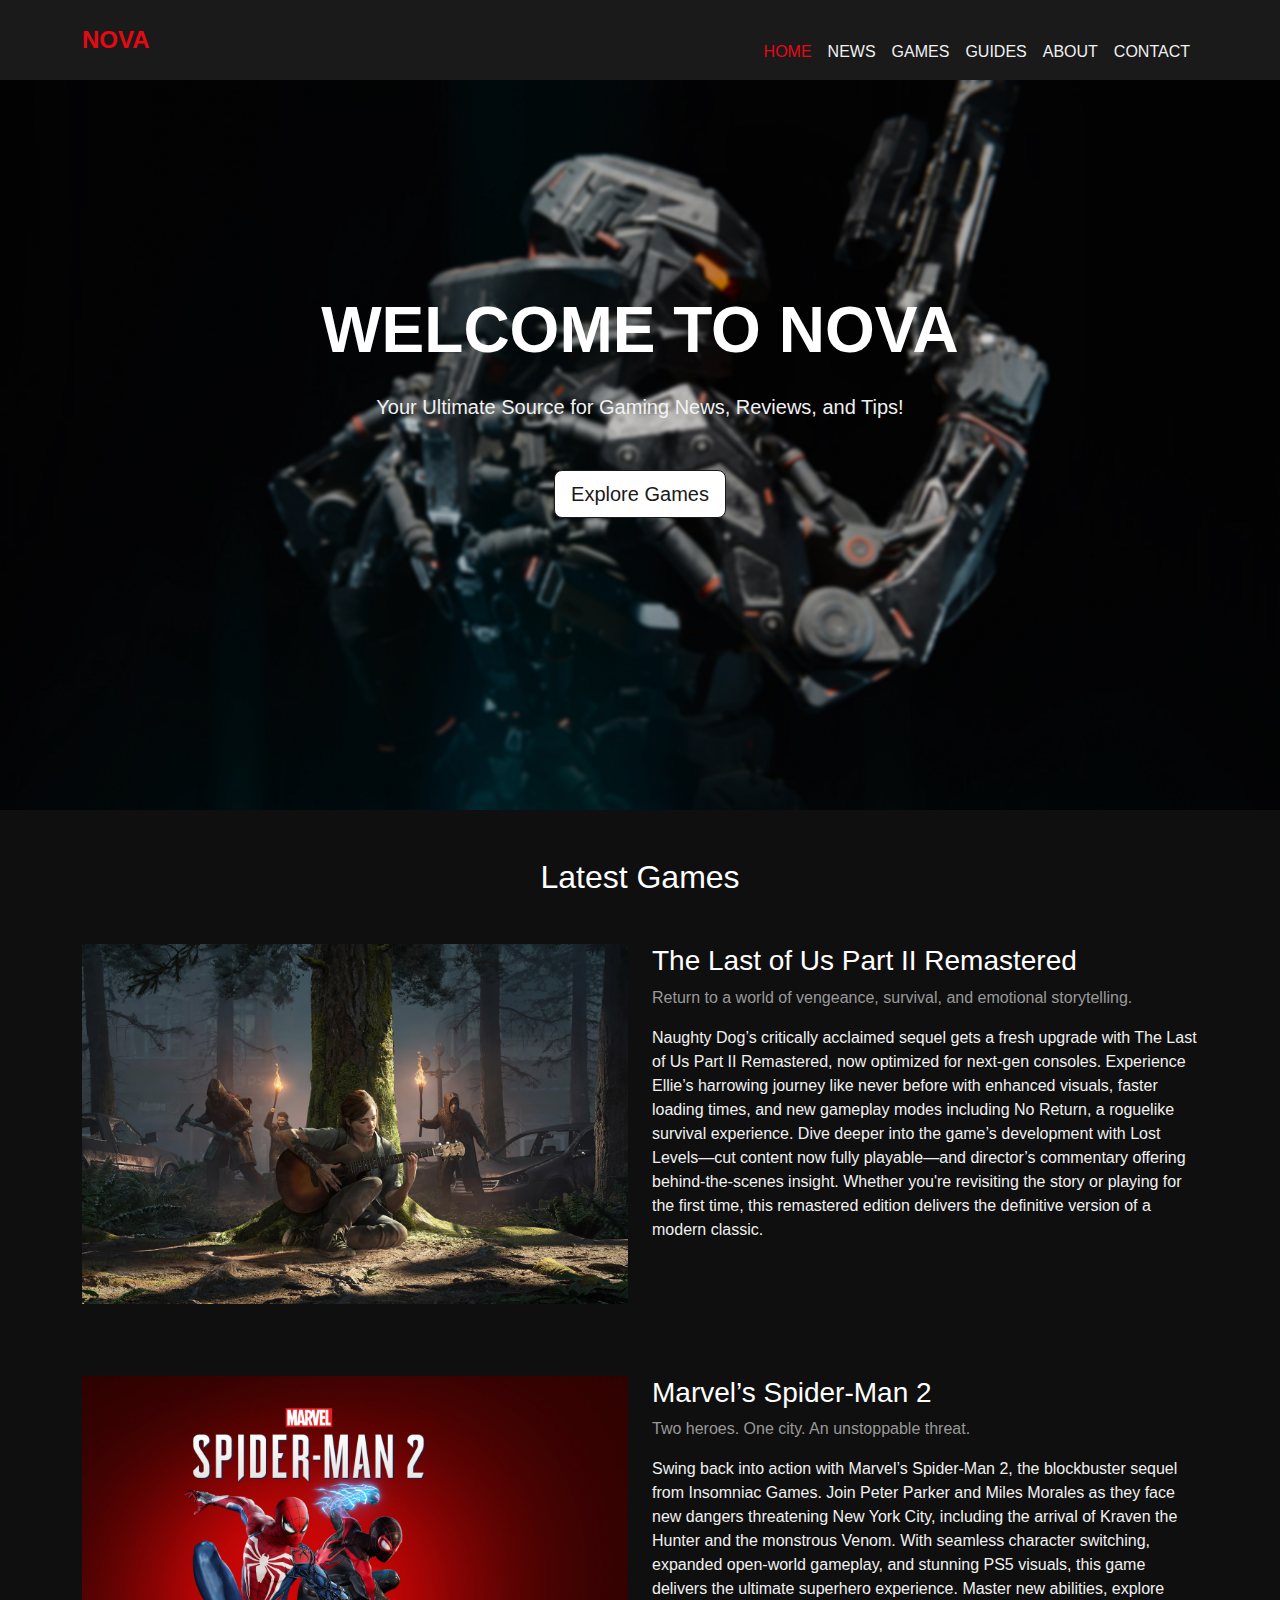
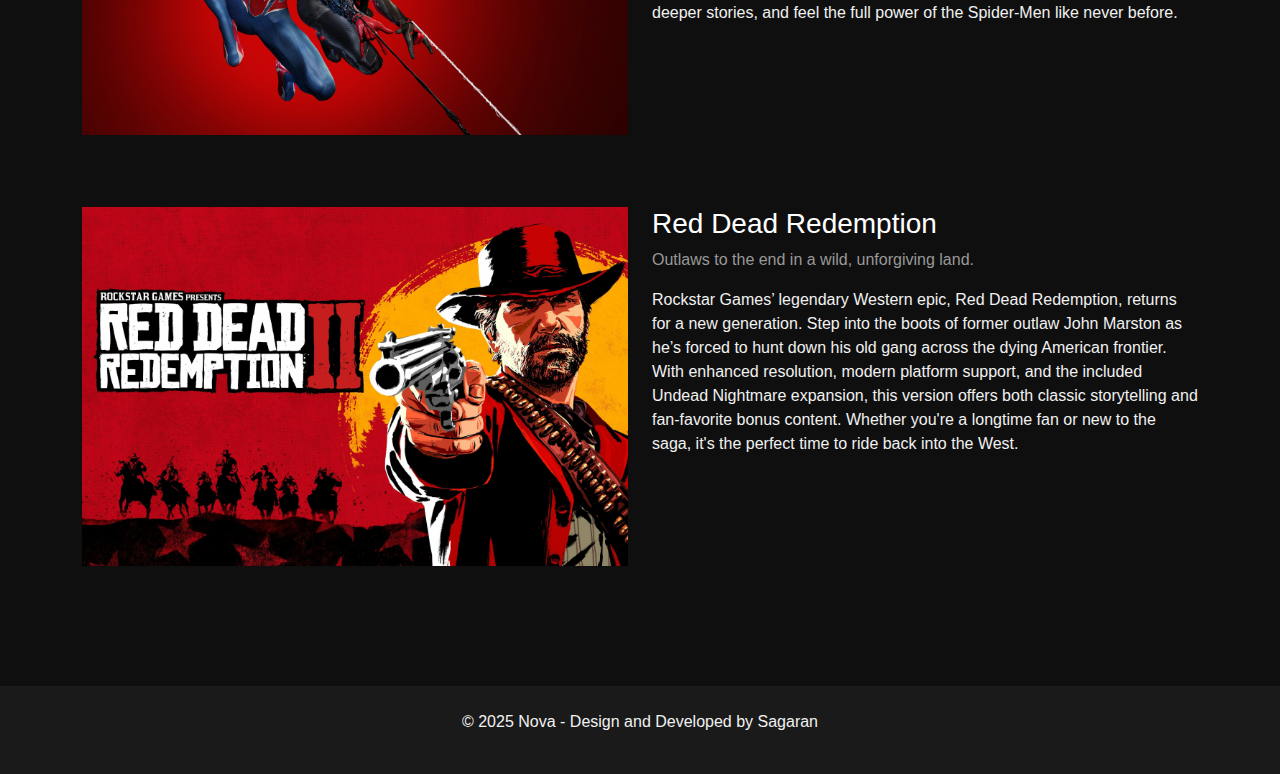
<file: index.html>
<!DOCTYPE html>
<html lang="en">

<head>
    <meta charset="UTF-8">
    <meta name="viewport" content="width=device-width, initial-scale=1.0">
    <title>NOVA - Home</title>
    <link rel="stylesheet" href="./assets/vendor/bootstrap/css/bootstrap.min.css">
    <link rel="stylesheet" href="./assets/css/style.css">
</head>

<body>
    <!-- Navbar Section -->
    <nav class="navbar navbar-expand-lg navbar-dark bg-dark fixed-top">
        <div class="container">
            <a class="navbar-brand fw-bold fs-4 text-uppercase" href="./index.html">Nova</a>
            <button class="navbar-toggler" type="button" data-bs-toggle="collapse" data-bs-target="#navbarNav"
                aria-controls="navbarNav" aria-expanded="false" aria-label="Toggle navigation">
                <span class="navbar-toggler-icon"></span>
            </button>
            <div class="collapse navbar-collapse mt-4" id="navbarNav">
                <ul class="navbar-nav ms-auto text-uppercase text-center">
                    <li class="nav-item active">
                        <a class="nav-link" href="./index.html">Home</a>
                    </li>
                    <li class="nav-item">
                        <a class="nav-link" href="./news.html">News</a>
                    </li>
                    <li class="nav-item">
                        <a class="nav-link" href="./games.html">Games</a>
                    </li>
                    <li class="nav-item">
                        <a class="nav-link" href="./guides.html">Guides</a>
                    </li>
                    <li class="nav-item">
                        <a class="nav-link" href="./about.html">About</a>
                    </li>
                    <li class="nav-item">
                        <a class="nav-link" href="./contact.html">Contact</a>
                    </li>
                </ul>
            </div>
        </div>
    </nav>

    <!-- Hero Section -->
    <header class="hero hero-bg text-white text-center py-5" style="background-image: url('./assets/images/banner/banner-03-alt.jpg');">
        <div class="container">
            <h1 class="display-3 mb-4 fw-bold text-uppercase">Welcome to Nova</h1>
            <p class="lead mb-5">Your Ultimate Source for Gaming News, Reviews, and Tips!</p>
            <a href="#latest-games" class="btn btn-light btn-lg">Explore Games</a>
        </div>
    </header>

    <!-- Latest Games Section -->
    <section id="latest-games" class="py-5">
        <div class="container">
            <h2 class="text-center mb-5">Latest Games</h2>
            <div class="row mb-5">
                <div class="col-md-6"><img class="img-fluid w-100 mb-4"
                        src="./assets/images/games/the_last_of_us_II/the_last_of_us_II-01.jpg" alt=""></div>
                <div class="col-md-6">
                    <h3>The Last of Us Part II Remastered</h3>
                    <p class="text-muted">Return to a world of vengeance, survival, and emotional storytelling.</p>
                    <p>Naughty Dog’s critically acclaimed sequel gets a fresh upgrade with The Last of Us Part II
                        Remastered, now optimized for next-gen consoles. Experience Ellie’s harrowing journey like never
                        before with enhanced visuals, faster loading times, and new gameplay modes including No Return,
                        a roguelike survival experience. Dive deeper into the game’s development with Lost Levels—cut
                        content now fully playable—and director’s commentary offering behind-the-scenes insight. Whether
                        you're revisiting the story or playing for the first time, this remastered edition delivers the
                        definitive version of a modern classic.</p>

                </div>
            </div>
            <div class="row mb-5">
                <div class="col-md-6"><img class="img-fluid w-100 mb-4" src="./assets/images/games/spider_man_II/spider_man_II-01.jpg" alt=""></div>
                <div class="col-md-6">
                    <h3>Marvel’s Spider-Man 2</h3>
                    <p class="text-muted">Two heroes. One city. An unstoppable threat.</p>
                    <p>Swing back into action with Marvel’s Spider-Man 2, the blockbuster sequel from Insomniac Games.
                        Join Peter Parker and Miles Morales as they face new dangers threatening New York City,
                        including the arrival of Kraven the Hunter and the monstrous Venom. With seamless character
                        switching, expanded open-world gameplay, and stunning PS5 visuals, this game delivers the
                        ultimate superhero experience. Master new abilities, explore deeper stories, and feel the full
                        power of the Spider-Men like never before.

                    </p>

                </div>
            </div>
            <div class="row mb-5">
                <div class="col-md-6"><img class="img-fluid w-100 mb-4" src="./assets/images/games/red_dead_redemption/red_dead_redemption-02.jpg" alt="">
                </div>
                <div class="col-md-6">
                    <h3>Red Dead Redemption</h3>
                    <p class="text-muted">Outlaws to the end in a wild, unforgiving land.</p>
                    <p>Rockstar Games’ legendary Western epic, Red Dead Redemption, returns for a new generation. Step
                        into the boots of former outlaw John Marston as he’s forced to hunt down his old gang across the
                        dying American frontier. With enhanced resolution, modern platform support, and the included
                        Undead Nightmare expansion, this version offers both classic storytelling and fan-favorite bonus
                        content. Whether you're a longtime fan or new to the saga, it's the perfect time to ride back
                        into the West.</p>

                </div>
            </div>
        </div>
    </section>


    <!-- Footer Section -->
    <footer class="bg-dark text-white py-4">
        <div class="container text-center">
            <p>&copy; 2025 Nova - Design and Developed by Sagaran</p>
        </div>
    </footer>

    <script src="./assets/vendor/bootstrap/js/bootstrap.bundle.min.js"></script>
</body>

</html>
</file>
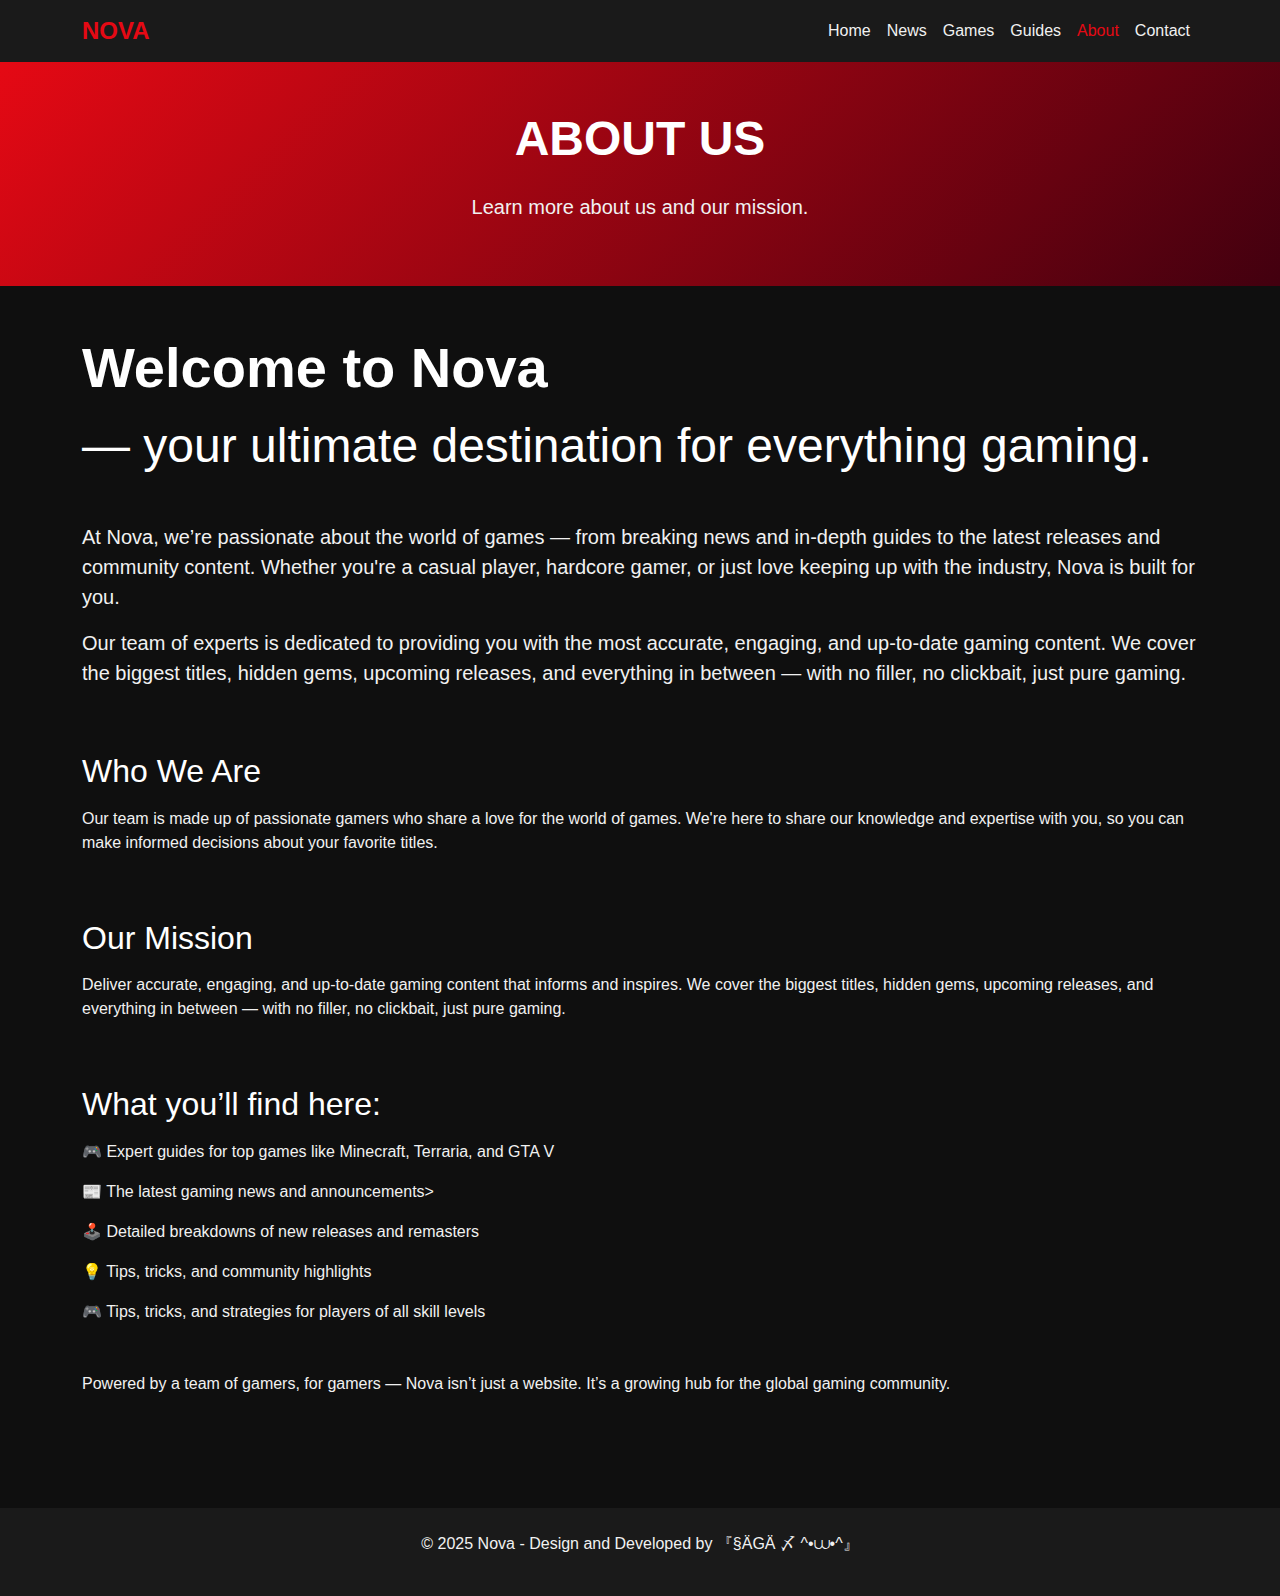
<file: about.html>
<!DOCTYPE html>
<html lang="en">

<head>
    <meta charset="UTF-8">
    <meta name="viewport" content="width=device-width, initial-scale=1.0">
    <title>NOVA - About</title>
    <link rel="stylesheet" href="./assets/vendor/bootstrap/css/bootstrap.min.css">
    <link rel="stylesheet" href="./assets/css/style.css">
</head>

<body>
    <!-- Navbar Section -->
    <nav class="navbar navbar-expand-lg navbar-dark bg-dark">
        <div class="container">
            <a class="navbar-brand fw-bold fs-4 text-uppercase" href="./index.html">Nova</a>
            <button class="navbar-toggler" type="button" data-toggle="collapse" data-target="#navbarNav"
                aria-controls="navbarNav" aria-expanded="false" aria-label="Toggle navigation">
                <span class="navbar-toggler-icon"></span>
            </button>
            <div class="collapse navbar-collapse" id="navbarNav">
                <ul class="navbar-nav ms-auto">
                    <li class="nav-item">
                        <a class="nav-link" href="./index.html">Home</a>
                    </li>
                    <li class="nav-item">
                        <a class="nav-link" href="./news.html">News</a>
                    </li>
                    <li class="nav-item">
                        <a class="nav-link" href="./games.html">Games</a>
                    </li>
                    <li class="nav-item">
                        <a class="nav-link" href="./guides.html">Guides</a>
                    </li>
                    <li class="nav-item active">
                        <a class="nav-link" href="./about.html">About</a>
                    </li>
                    <li class="nav-item">
                        <a class="nav-link" href="./contact.html">Contact</a>
                    </li>
                </ul>
            </div>
        </div>
    </nav>

    <!-- Hero Section -->
    <header class="hero bg-gradient text-white text-center py-5">
        <div class="container">
            <h1 class="display-5 mb-4 fw-bold text-uppercase">About Us</h1>
            <p class="lead">Learn more about us and our mission.</p>
        </div>
    </header>

    <!-- Latest Games Section -->
    <section id="latest-games" class="py-5">
        <div class="container">
            <div class="row mb-5">
                <div class="col-md-12">
                    <h2 class="mb-3 display-4 fw-bold">Welcome to Nova </h2>
                    <h3 class="mb-5 display-5">— your ultimate destination for everything gaming.</h3>
                    <p class="lead">At Nova, we’re passionate about the world of games — from breaking news and in-depth guides to
                        the latest releases and community content. Whether you're a casual player, hardcore gamer, or
                        just love keeping up with the industry, Nova is built for you.
                    </p>
                    <p class="lead">Our team of experts is dedicated to providing you with the most accurate, engaging, and
                        up-to-date gaming content. We cover the biggest titles, hidden gems, upcoming releases, and
                        everything in between — with no filler, no clickbait, just pure gaming.
                    </p>
                </div>
            </div>

            <div class="row mb-5">
                <div class="col-md-12">
                    <h2 class="mb-3">Who We Are</h2>
                    <p>Our team is made up of passionate gamers who share a love for the world of games. We're here to share
                        our knowledge and expertise with you, so you can make informed decisions about your favorite
                        titles.
                    </p>
                </div>
            </div>

            <div class="row mb-5">
                <div class="col-md-12">
                    <h2 class="mb-3">Our Mission</h2>
                    <p>Deliver accurate, engaging, and up-to-date gaming content that informs and inspires. We cover the
                        biggest titles, hidden gems, upcoming releases, and everything in between — with no filler, no
                        clickbait, just pure gaming.
                    </p>
                </div>
            </div>

            <div class="row mb-5">
                <div class="col-md-12">
                    <h2 class="mb-3">What you’ll find here:</h2>
                    <ul class="list-unstyled mb-5">
                        <li class="mb-3">🎮 Expert guides for top games like Minecraft, Terraria, and GTA V</li>
                        <li class="mb-3">📰 The latest gaming news and announcements></li>
                        <li class="mb-3">🕹️ Detailed breakdowns of new releases and remasters</li>
                        <li class="mb-3">💡 Tips, tricks, and community highlights</li>
                        <li class="mb-3">🎮 Tips, tricks, and strategies for players of all skill levels</li>
                    </ul>
                    <p>Powered by a team of gamers, for gamers — Nova isn’t just a website. It’s a growing hub for the
                        global gaming community. </p>
                </div>
            </div>
        </div>
    </section>

    <!-- Footer Section -->
    <footer class="bg-dark text-white py-4">
        <div class="container text-center">
            <p>&copy; 2025 Nova - Design and Developed by 『§ÄGÄ 〆 ^•⩊•^』</p>
        </div>
    </footer>

    <script src="./assets/vendor/bootstrap/js/bootstrap.bundle.min.js"></script>
</body>

</html>
</file>
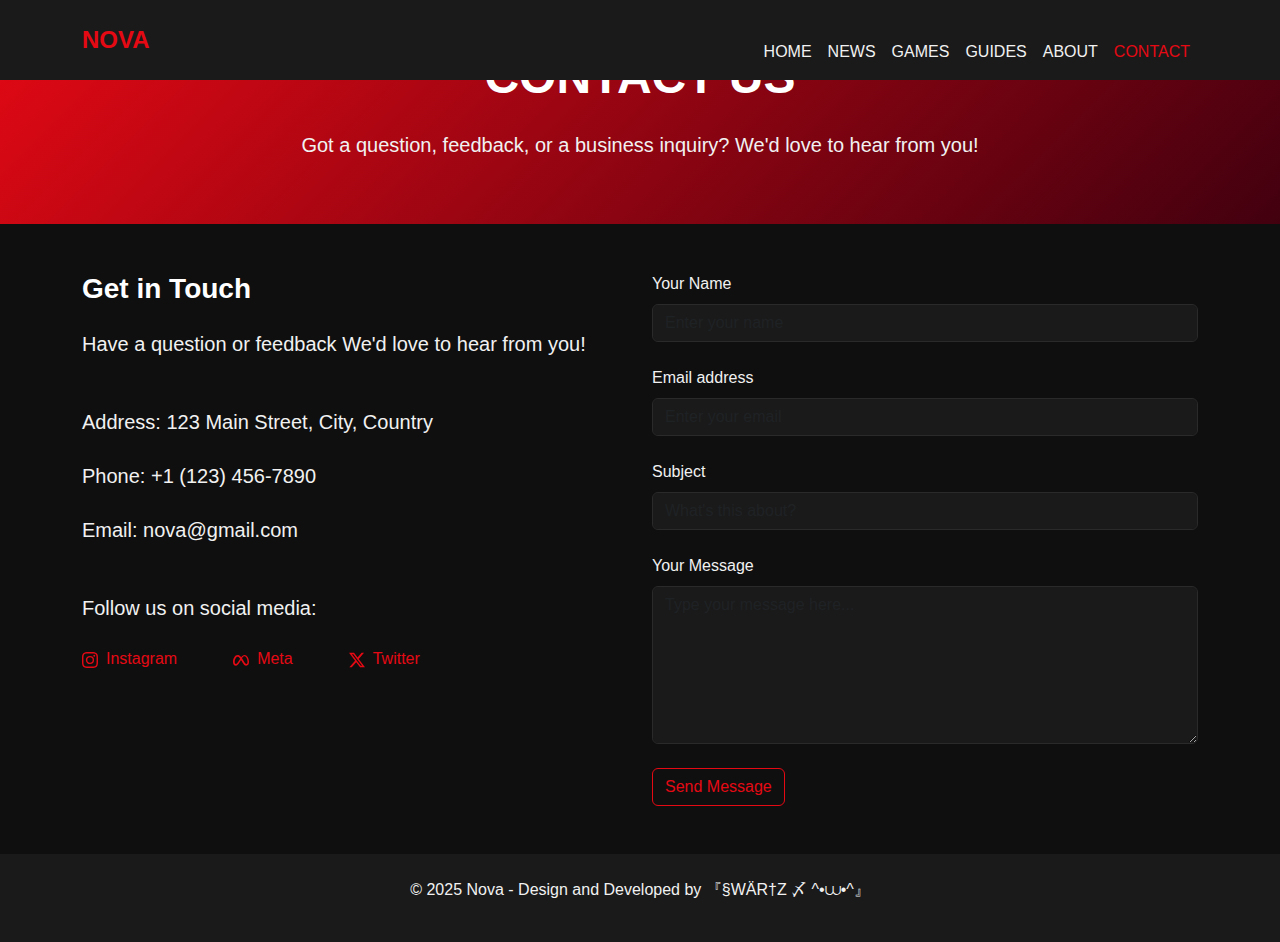
<file: contact.html>
<!DOCTYPE html>
<html lang="en">

<head>
    <meta charset="UTF-8" />
    <meta name="viewport" content="width=device-width, initial-scale=1.0" />
    <title>NOVA - Contact</title>
    <link rel="stylesheet" href="./assets/vendor/bootstrap/css/bootstrap.min.css" />
    <link rel="stylesheet" href="./assets/css/style.css" />
</head>

<body>
    <!-- Navbar Section -->
    <nav class="navbar navbar-expand-lg navbar-dark bg-dark fixed-top">
        <div class="container">
            <a class="navbar-brand fw-bold fs-4 text-uppercase" href="./index.html">Nova</a>
            <button class="navbar-toggler" type="button" data-bs-toggle="collapse" data-bs-target="#navbarNav"
                aria-controls="navbarNav" aria-expanded="false" aria-label="Toggle navigation">
                <span class="navbar-toggler-icon"></span>
            </button>
            <div class="collapse navbar-collapse mt-4" id="navbarNav">
                <ul class="navbar-nav ms-auto text-uppercase text-center">
                    <li class="nav-item">
                        <a class="nav-link" href="./index.html">Home</a>
                    </li>
                    <li class="nav-item">
                        <a class="nav-link" href="./news.html">News</a>
                    </li>
                    <li class="nav-item">
                        <a class="nav-link" href="./games.html">Games</a>
                    </li>
                    <li class="nav-item">
                        <a class="nav-link" href="./guides.html">Guides</a>
                    </li>
                    <li class="nav-item">
                        <a class="nav-link" href="./about.html">About</a>
                    </li>
                    <li class="nav-item active">
                        <a class="nav-link" href="./contact.html">Contact</a>
                    </li>
                </ul>
            </div>
        </div>
    </nav>

    <!-- Contact Header -->
    <header class="hero bg-gradient text-white text-center py-5">
        <div class="container">
            <h1 class="display-5 mb-4 fw-bold text-uppercase">Contact Us</h1>
            <p class="lead">Got a question, feedback, or a business inquiry? We'd love to hear from you!</p>
        </div>
    </header>

    <!-- Contact Form Section -->
    <section class="py-5">
        <div class="container">
            <div class="row justify-content-center">
                <div class="col-md-6 mb-5">
                    <h3 class="mb-4 fw-bold">Get in Touch</h3>
                    <p class="mb-5 lead">Have a question or feedback We'd love to hear from you!</p>
                    <p class="mb-4 lead">Address: 123 Main Street, City, Country</p>
                    <p class="mb-4 lead">Phone: +1 (123) 456-7890</p>
                    <p class="mb-5 lead">Email: nova@gmail.com</p>
                    <p class="mb-4 lead">Follow us on social media:</p>
                    <ul class="list-inline d-flex gap-5 flex-wrap">
                        <li class="list-inline-item">
                            <a class="social-link d-flex" href="#">
                                <span class="social-icon me-2"><svg xmlns="http://www.w3.org/2000/svg" width="16"
                                        height="16" fill="currentColor" class="bi bi-instagram" viewBox="0 0 16 16">
                                        <path
                                            d="M8 0C5.829 0 5.556.01 4.703.048 3.85.088 3.269.222 2.76.42a3.9 3.9 0 0 0-1.417.923A3.9 3.9 0 0 0 .42 2.76C.222 3.268.087 3.85.048 4.7.01 5.555 0 5.827 0 8.001c0 2.172.01 2.444.048 3.297.04.852.174 1.433.372 1.942.205.526.478.972.923 1.417.444.445.89.719 1.416.923.51.198 1.09.333 1.942.372C5.555 15.99 5.827 16 8 16s2.444-.01 3.298-.048c.851-.04 1.434-.174 1.943-.372a3.9 3.9 0 0 0 1.416-.923c.445-.445.718-.891.923-1.417.197-.509.332-1.09.372-1.942C15.99 10.445 16 10.173 16 8s-.01-2.445-.048-3.299c-.04-.851-.175-1.433-.372-1.941a3.9 3.9 0 0 0-.923-1.417A3.9 3.9 0 0 0 13.24.42c-.51-.198-1.092-.333-1.943-.372C10.443.01 10.172 0 7.998 0zm-.717 1.442h.718c2.136 0 2.389.007 3.232.046.78.035 1.204.166 1.486.275.373.145.64.319.92.599s.453.546.598.92c.11.281.24.705.275 1.485.039.843.047 1.096.047 3.231s-.008 2.389-.047 3.232c-.035.78-.166 1.203-.275 1.485a2.5 2.5 0 0 1-.599.919c-.28.28-.546.453-.92.598-.28.11-.704.24-1.485.276-.843.038-1.096.047-3.232.047s-2.39-.009-3.233-.047c-.78-.036-1.203-.166-1.485-.276a2.5 2.5 0 0 1-.92-.598 2.5 2.5 0 0 1-.6-.92c-.109-.281-.24-.705-.275-1.485-.038-.843-.046-1.096-.046-3.233s.008-2.388.046-3.231c.036-.78.166-1.204.276-1.486.145-.373.319-.64.599-.92s.546-.453.92-.598c.282-.11.705-.24 1.485-.276.738-.034 1.024-.044 2.515-.045zm4.988 1.328a.96.96 0 1 0 0 1.92.96.96 0 0 0 0-1.92m-4.27 1.122a4.109 4.109 0 1 0 0 8.217 4.109 4.109 0 0 0 0-8.217m0 1.441a2.667 2.667 0 1 1 0 5.334 2.667 2.667 0 0 1 0-5.334" />
                                    </svg>
                                </span>
                                <span class="social-text">Instagram</span>
                            </a>
                        </li>
                        <li class="list-inline-item">
                            <a class="social-link d-flex" href="#">
                                <span class="social-icon me-2">
                                    <svg xmlns="http://www.w3.org/2000/svg" width="16" height="16" fill="currentColor"
                                        class="bi bi-meta" viewBox="0 0 16 16">
                                        <path fill-rule="evenodd"
                                            d="M8.217 5.243C9.145 3.988 10.171 3 11.483 3 13.96 3 16 6.153 16.001 9.907c0 2.29-.986 3.725-2.757 3.725-1.543 0-2.395-.866-3.924-3.424l-.667-1.123-.118-.197a55 55 0 0 0-.53-.877l-1.178 2.08c-1.673 2.925-2.615 3.541-3.923 3.541C1.086 13.632 0 12.217 0 9.973 0 6.388 1.995 3 4.598 3q.477-.001.924.122c.31.086.611.22.913.407.577.359 1.154.915 1.782 1.714m1.516 2.224q-.378-.614-.727-1.133L9 6.326c.845-1.305 1.543-1.954 2.372-1.954 1.723 0 3.102 2.537 3.102 5.653 0 1.188-.39 1.877-1.195 1.877-.773 0-1.142-.51-2.61-2.87zM4.846 4.756c.725.1 1.385.634 2.34 2.001A212 212 0 0 0 5.551 9.3c-1.357 2.126-1.826 2.603-2.581 2.603-.777 0-1.24-.682-1.24-1.9 0-2.602 1.298-5.264 2.846-5.264q.136 0 .27.018Z" />
                                    </svg>
                                </span>
                                <span class="social-text">Meta</span>
                            </a>
                        </li>
                        <li class="list-inline-item">
                            <a class="social-link d-flex" href="#">
                                <span class="social-icon me-2">
                                    <svg xmlns="http://www.w3.org/2000/svg" width="16" height="16" fill="currentColor"
                                        class="bi bi-twitter-x" viewBox="0 0 16 16">
                                        <path
                                            d="M12.6.75h2.454l-5.36 6.142L16 15.25h-4.937l-3.867-5.07-4.425 5.07H.316l5.733-6.57L0 .75h5.063l3.495 4.633L12.601.75Zm-.86 13.028h1.36L4.323 2.145H2.865z" />
                                    </svg>
                                </span>
                                </span class="social-text">Twitter<span>
                            </a>
                        </li>
                    </ul>
                </div>
                <div class="col-md-6">
                    <form>
                        <div class="mb-4">
                            <label for="name" class="form-label">Your Name</label>
                            <input type="text" class="form-control" id="name" placeholder="Enter your name" />
                        </div>
                        <div class="mb-4">
                            <label for="email" class="form-label">Email address</label>
                            <input type="email" class="form-control" id="email" placeholder="Enter your email" />
                        </div>
                        <div class="mb-4">
                            <label for="subject" class="form-label">Subject</label>
                            <input type="text" class="form-control" id="subject" placeholder="What's this about?" />
                        </div>
                        <div class="mb-4">
                            <label for="message" class="form-label">Your Message</label>
                            <textarea class="form-control" id="message" rows="6"
                                placeholder="Type your message here..."></textarea>
                        </div>
                        <button type="submit" class="btn btn-outline-primary">Send Message</button>
                    </form>
                </div>
            </div>
        </div>
    </section>

    <!-- Footer Section -->
    <footer class="bg-dark text-white py-4">
        <div class="container text-center">
            <p>&copy; 2025 Nova - Design and Developed by 『§WÄR†Z 〆 ^•⩊•^』</p>
        </div>
    </footer>

    <script src="./assets/vendor/bootstrap/js/bootstrap.bundle.min.js"></script>
</body>

</html>
</file>
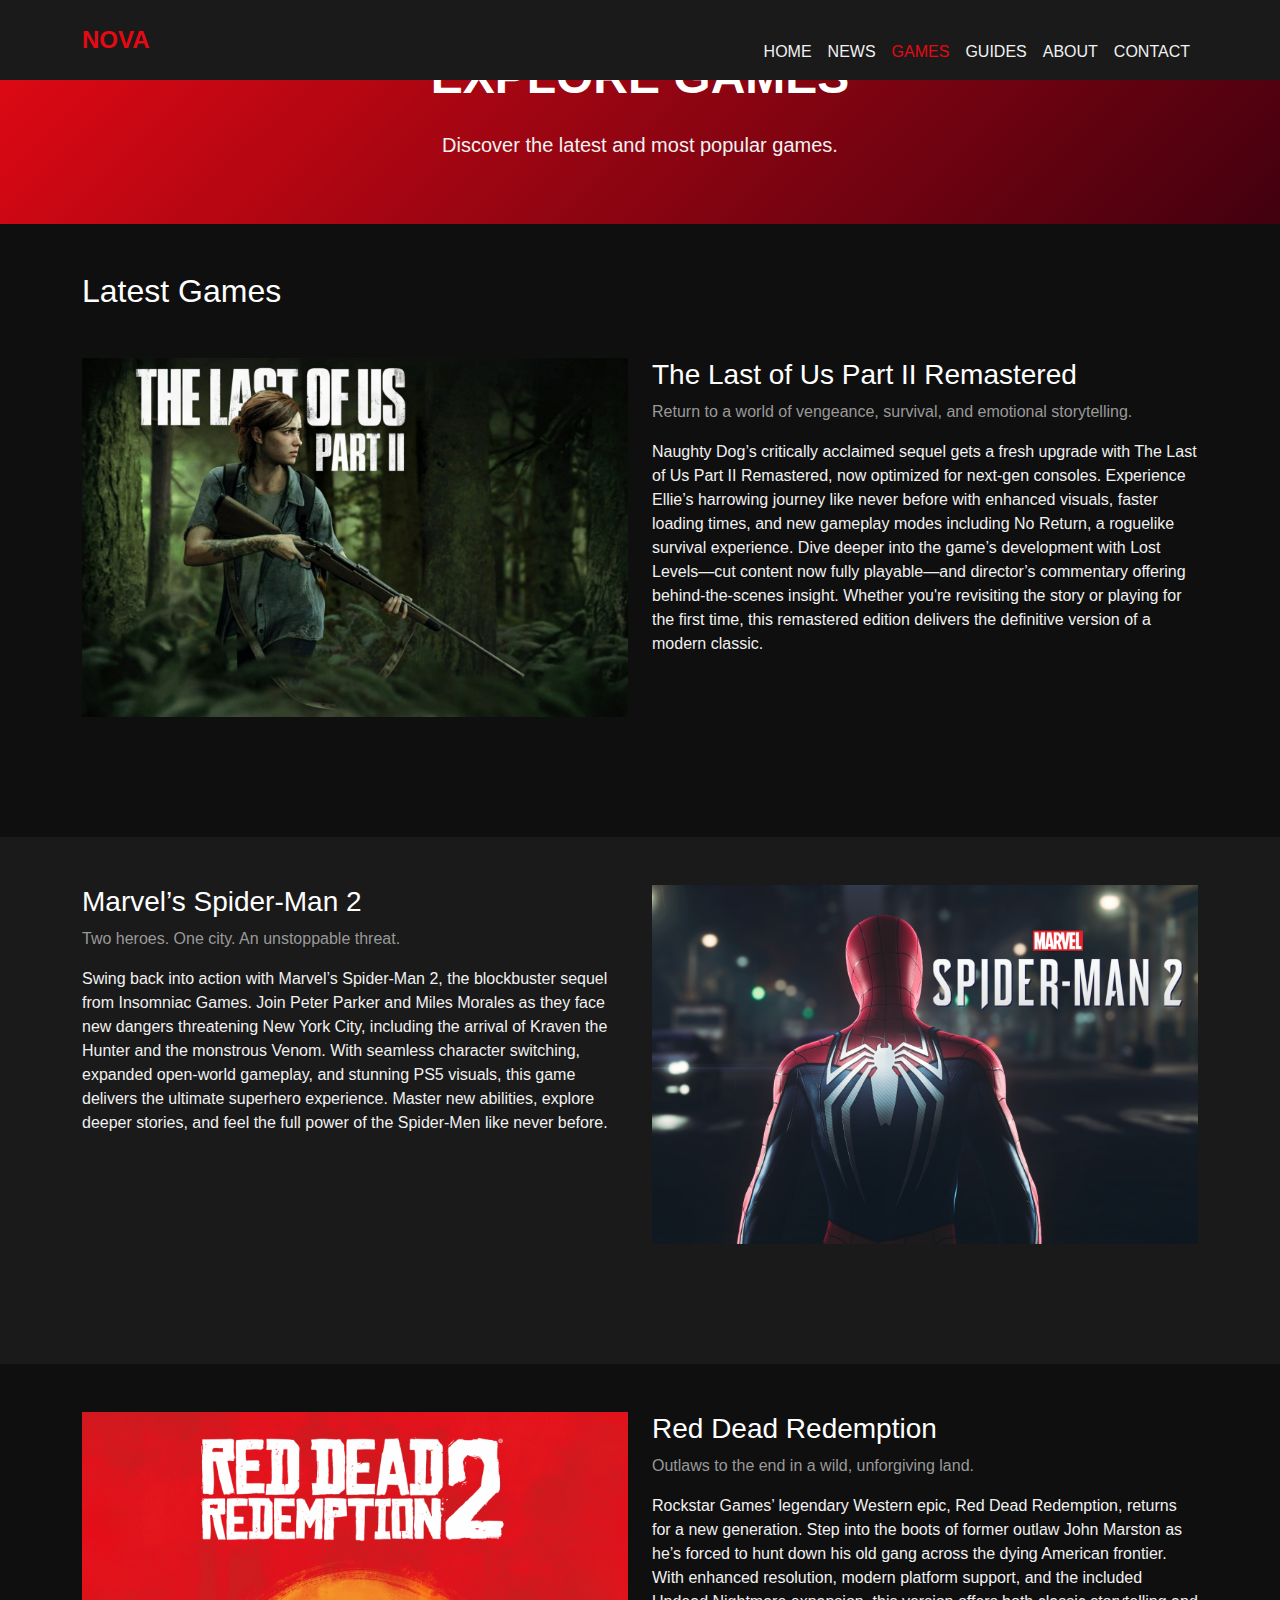
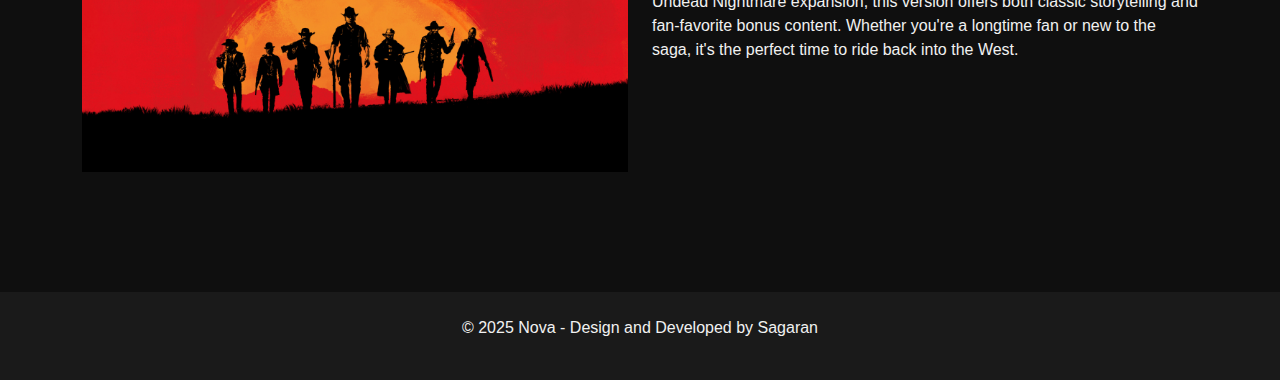
<file: games.html>
<!DOCTYPE html>
<html lang="en">

<head>
    <meta charset="UTF-8">
    <meta name="viewport" content="width=device-width, initial-scale=1.0">
    <title>NOVA - Games</title>
    <link rel="stylesheet" href="./assets/vendor/bootstrap/css/bootstrap.min.css">
    <link rel="stylesheet" href="./assets/css/style.css">
</head>

<body>
    <!-- Navbar Section -->
    <nav class="navbar navbar-expand-lg navbar-dark bg-dark fixed-top">
        <div class="container">
            <a class="navbar-brand fw-bold fs-4 text-uppercase" href="./index.html">Nova</a>
            <button class="navbar-toggler" type="button" data-bs-toggle="collapse" data-bs-target="#navbarNav"
                aria-controls="navbarNav" aria-expanded="false" aria-label="Toggle navigation">
                <span class="navbar-toggler-icon"></span>
            </button>
            <div class="collapse navbar-collapse mt-4" id="navbarNav">
                <ul class="navbar-nav ms-auto text-uppercase text-center">
                    <li class="nav-item">
                        <a class="nav-link" href="./index.html">Home</a>
                    </li>
                    <li class="nav-item">
                        <a class="nav-link" href="./news.html">News</a>
                    </li>
                    <li class="nav-item active">
                        <a class="nav-link" href="./games.html">Games</a>
                    </li>
                    <li class="nav-item">
                        <a class="nav-link" href="./guides.html">Guides</a>
                    </li>
                    <li class="nav-item">
                        <a class="nav-link" href="./about.html">About</a>
                    </li>
                    <li class="nav-item">
                        <a class="nav-link" href="./contact.html">Contact</a>
                    </li>
                </ul>
            </div>
        </div>
    </nav>

    <!-- Hero Section -->
    <header class="hero bg-gradient text-white text-center py-5">
        <div class="container">
            <h1 class="display-5 mb-4 fw-bold text-uppercase">Explore Games</h1>
            <p class="lead">Discover the latest and most popular games.</p>
        </div>
    </header>

    <!-- Latest Games Section -->
    <section id="latest-games-01" class="py-5">
        <div class="container">
            <h2 class="mb-5">Latest Games</h2>
            <div class="row mb-5">
                <div class="col-md-6"><img class="img-fluid w-100 mb-4"
                        src="./assets/images/games/the_last_of_us_II/the_last_of_us_II-02.jpg" alt=""></div>
                <div class="col-md-6">
                    <h3>The Last of Us Part II Remastered</h3>
                    <p class="text-muted">Return to a world of vengeance, survival, and emotional storytelling.</p>
                    <p>Naughty Dog’s critically acclaimed sequel gets a fresh upgrade with The Last of Us Part II
                        Remastered, now optimized for next-gen consoles. Experience Ellie’s harrowing journey like never
                        before with enhanced visuals, faster loading times, and new gameplay modes including No Return,
                        a roguelike survival experience. Dive deeper into the game’s development with Lost Levels—cut
                        content now fully playable—and director’s commentary offering behind-the-scenes insight. Whether
                        you're revisiting the story or playing for the first time, this remastered edition delivers the
                        definitive version of a modern classic.</p>

                </div>
            </div>
        </div>
    </section>

    <section id="latest-games-02" class="bg-light py-5">
        <div class="container">

            <div class="row mb-5 flex-wrap-reverse">

                <div class="col-md-6">
                    <h3>Marvel’s Spider-Man 2</h3>
                    <p class="text-muted">Two heroes. One city. An unstoppable threat.</p>
                    <p>Swing back into action with Marvel’s Spider-Man 2, the blockbuster sequel from Insomniac Games.
                        Join Peter Parker and Miles Morales as they face new dangers threatening New York City,
                        including the arrival of Kraven the Hunter and the monstrous Venom. With seamless character
                        switching, expanded open-world gameplay, and stunning PS5 visuals, this game delivers the
                        ultimate superhero experience. Master new abilities, explore deeper stories, and feel the full
                        power of the Spider-Men like never before.

                    </p>

                </div>
                <div class="col-md-6"><img class="img-fluid w-100 mb-4"
                        src="./assets/images/games/spider_man_II/spider_man_II-03.jpg" alt="">
                </div>
            </div>

        </div>
    </section>

    <section id="latest-games-03" class="py-5">
        <div class="container">

            <div class="row mb-5">
                <div class="col-md-6">
                    <img class="img-fluid w-100 mb-4"
                        src="./assets/images/games/red_dead_redemption/red_dead_redemption-01.jpg" alt="">
                </div>
                <div class="col-md-6">
                    <h3>Red Dead Redemption</h3>
                    <p class="text-muted">Outlaws to the end in a wild, unforgiving land.</p>
                    <p>Rockstar Games’ legendary Western epic, Red Dead Redemption, returns for a new generation. Step
                        into the boots of former outlaw John Marston as he’s forced to hunt down his old gang across the
                        dying American frontier. With enhanced resolution, modern platform support, and the included
                        Undead Nightmare expansion, this version offers both classic storytelling and fan-favorite bonus
                        content. Whether you're a longtime fan or new to the saga, it's the perfect time to ride back
                        into the West.</p>

                </div>
            </div>
        </div>
    </section>

    <!-- Footer Section -->
    <footer class="bg-dark text-white py-4">
        <div class="container text-center">
            <p>&copy; 2025 Nova - Design and Developed by Sagaran</p>
        </div>
    </footer>

    <script src="./assets/vendor/bootstrap/js/bootstrap.bundle.min.js"></script>
</body>

</html>
</file>
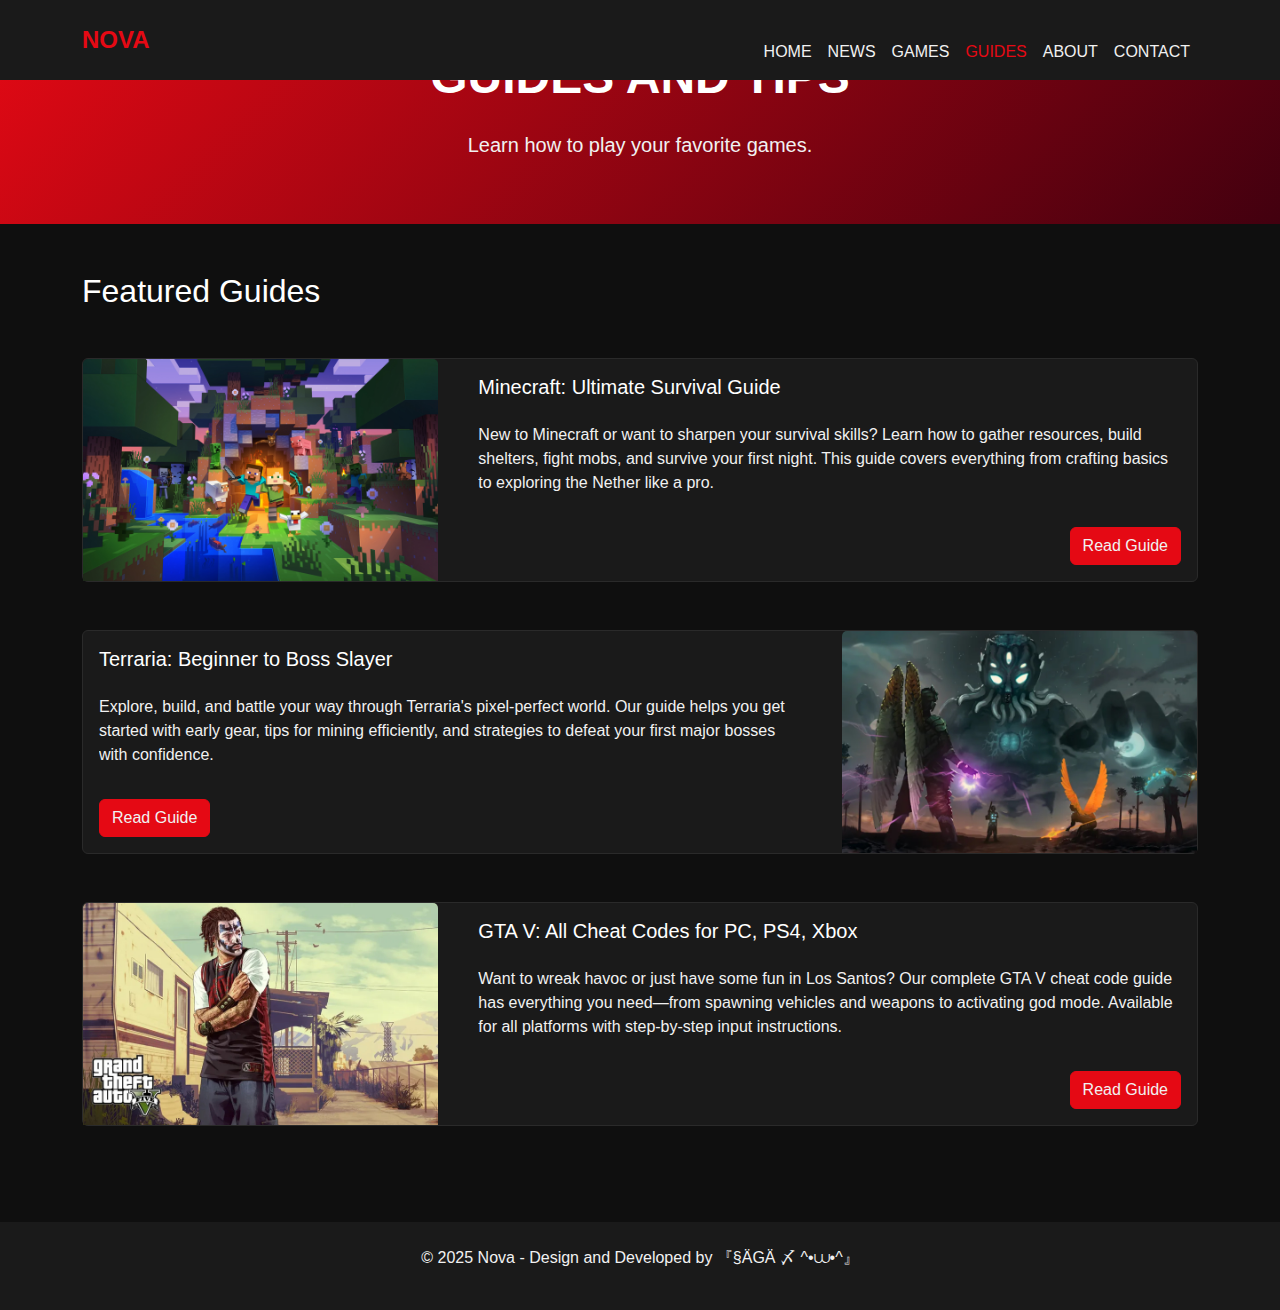
<file: guides.html>
<!DOCTYPE html>
<html lang="en">

<head>
    <meta charset="UTF-8">
    <meta name="viewport" content="width=device-width, initial-scale=1.0">
    <title>NOVA - Guides</title>
    <link rel="stylesheet" href="./assets/vendor/bootstrap/css/bootstrap.min.css">
    <link rel="stylesheet" href="./assets/css/style.css">
</head>

<body>
    <!-- Navbar Section -->
    <nav class="navbar navbar-expand-lg navbar-dark bg-dark fixed-top">
        <div class="container">
            <a class="navbar-brand fw-bold fs-4 text-uppercase" href="./index.html">Nova</a>
            <button class="navbar-toggler" type="button" data-bs-toggle="collapse" data-bs-target="#navbarNav"
                aria-controls="navbarNav" aria-expanded="false" aria-label="Toggle navigation">
                <span class="navbar-toggler-icon"></span>
            </button>
            <div class="collapse navbar-collapse mt-4" id="navbarNav">
                <ul class="navbar-nav ms-auto text-uppercase text-center">
                    <li class="nav-item">
                        <a class="nav-link" href="./index.html">Home</a>
                    </li>
                    <li class="nav-item">
                        <a class="nav-link" href="./news.html">News</a>
                    </li>
                    <li class="nav-item">
                        <a class="nav-link" href="./games.html">Games</a>
                    </li>
                    <li class="nav-item active">
                        <a class="nav-link" href="./guides.html">Guides</a>
                    </li>
                    <li class="nav-item">
                        <a class="nav-link" href="./about.html">About</a>
                    </li>
                    <li class="nav-item">
                        <a class="nav-link" href="./contact.html">Contact</a>
                    </li>
                </ul>
            </div>
        </div>
    </nav>

    <!-- Hero Section -->
    <header class="hero bg-gradient text-white text-center py-5">
        <div class="container">
            <h1 class="display-5 mb-4 fw-bold text-uppercase">Guides and Tips</h1>
            <p class="lead">Learn how to play your favorite games.</p>
        </div>
    </header>

    <!-- Featured Guides Section -->
    <section id="featured-guides" class="py-5">
        <div class="container">
            <h2 class="mb-5">Featured Guides</h2>
            <div class="row">
                <!-- Guide 1 -->
                <div class="col-md-12 mb-5">
                    <div class="card">
                        <div class="row">
                            <div class="col-md-12 col-lg-4">
                                <img src="./assets/images/guides/minecraft/minecraft_pc_guide.jpg" class="card-img-top"
                                    alt="Guide 1">
                            </div>
                            <div class="col-md-12 col-lg-8">
                                <div class="card-body d-flex flex-column h-100">
                                    <h5 class="card-title mb-4">Minecraft: Ultimate Survival Guide</h5>
                                    <p class="card-text text-truncate-5 mb-4 text-justify">New to Minecraft or want to sharpen your
                                        survival
                                        skills? Learn how to
                                        gather resources, build shelters, fight mobs, and survive your first night. This
                                        guide covers everything from crafting basics to exploring the Nether like a pro.
                                    </p>
                                    <a href="#" class="btn btn-primary ms-auto mt-auto">Read Guide</a>
                                </div>
                            </div>
                        </div>
                    </div>
                </div>
                <!-- Guide 2 -->
                <div class="col-md-12 mb-5">
                    <div class="card">
                        <div class="row flex-wrap-reverse">
                            
                            <div class="col-md-12 col-lg-8">
                                <div class="card-body d-flex flex-column h-100">
                                    <h5 class="card-title mb-4">Terraria: Beginner to Boss Slayer</h5>
                                    <p class="card-text text-truncate-5 mb-4 text-justify">Explore, build, and battle your way through Terraria's
                                        pixel-perfect
                                        world. Our guide helps you get started with early gear, tips for mining efficiently, and
                                        strategies to defeat your first major bosses with confidence.

                                    </p>
                                    <a href="#" class="btn btn-primary me-auto mt-auto">Read Guide</a>
                                </div>
                            </div>
                            <div class="col-md-12 col-lg-4">
                                <img src="./assets/images/guides/terraria/terraria_guide.jpg" class="card-img-top"
                                    alt="Guide 2">
                            </div>
                        </div>
                    </div>
                </div>
                <!-- Guide 3 -->
                <div class="col-md-12 mb-5">
                    <div class="card">
                        <div class="row">
                            <div class="col-md-12 col-lg-4">
                                <img src="./assets/images/guides/grand_theft_auto_V/gta_V_guide.jpg" class="card-img-top"
                                    alt="Guide 3">
                            </div>
                            <div class="col-md-12 col-lg-8">
                                <div class="card-body d-flex flex-column h-100">
                                    <h5 class="card-title mb-4">GTA V: All Cheat Codes for PC, PS4, Xbox</h5>
                                    <p class="card-text text-truncate-5 mb-4 text-justify">Want to wreak havoc or just have some fun in Los
                                        Santos? Our complete
                                        GTA V cheat code guide has everything you need—from spawning vehicles and weapons to
                                        activating god mode. Available for all platforms with step-by-step input instructions.

                                    </p>
                                    <a href="#" class="btn btn-primary ms-auto mt-auto">Read Guide</a>
                                </div>
                            </div>
                        </div>
                    </div>
                </div>
            </div>
        </div>
    </section>

    <!-- Footer Section -->
    <footer class="bg-dark text-white py-4">
        <div class="container text-center">
            <p>&copy; 2025 Nova - Design and Developed by 『§ÄGÄ 〆 ^•⩊•^』</p>
        </div>
    </footer>

    <script src="./assets/vendor/bootstrap/js/bootstrap.bundle.min.js"></script>
</body>

</html>
</file>
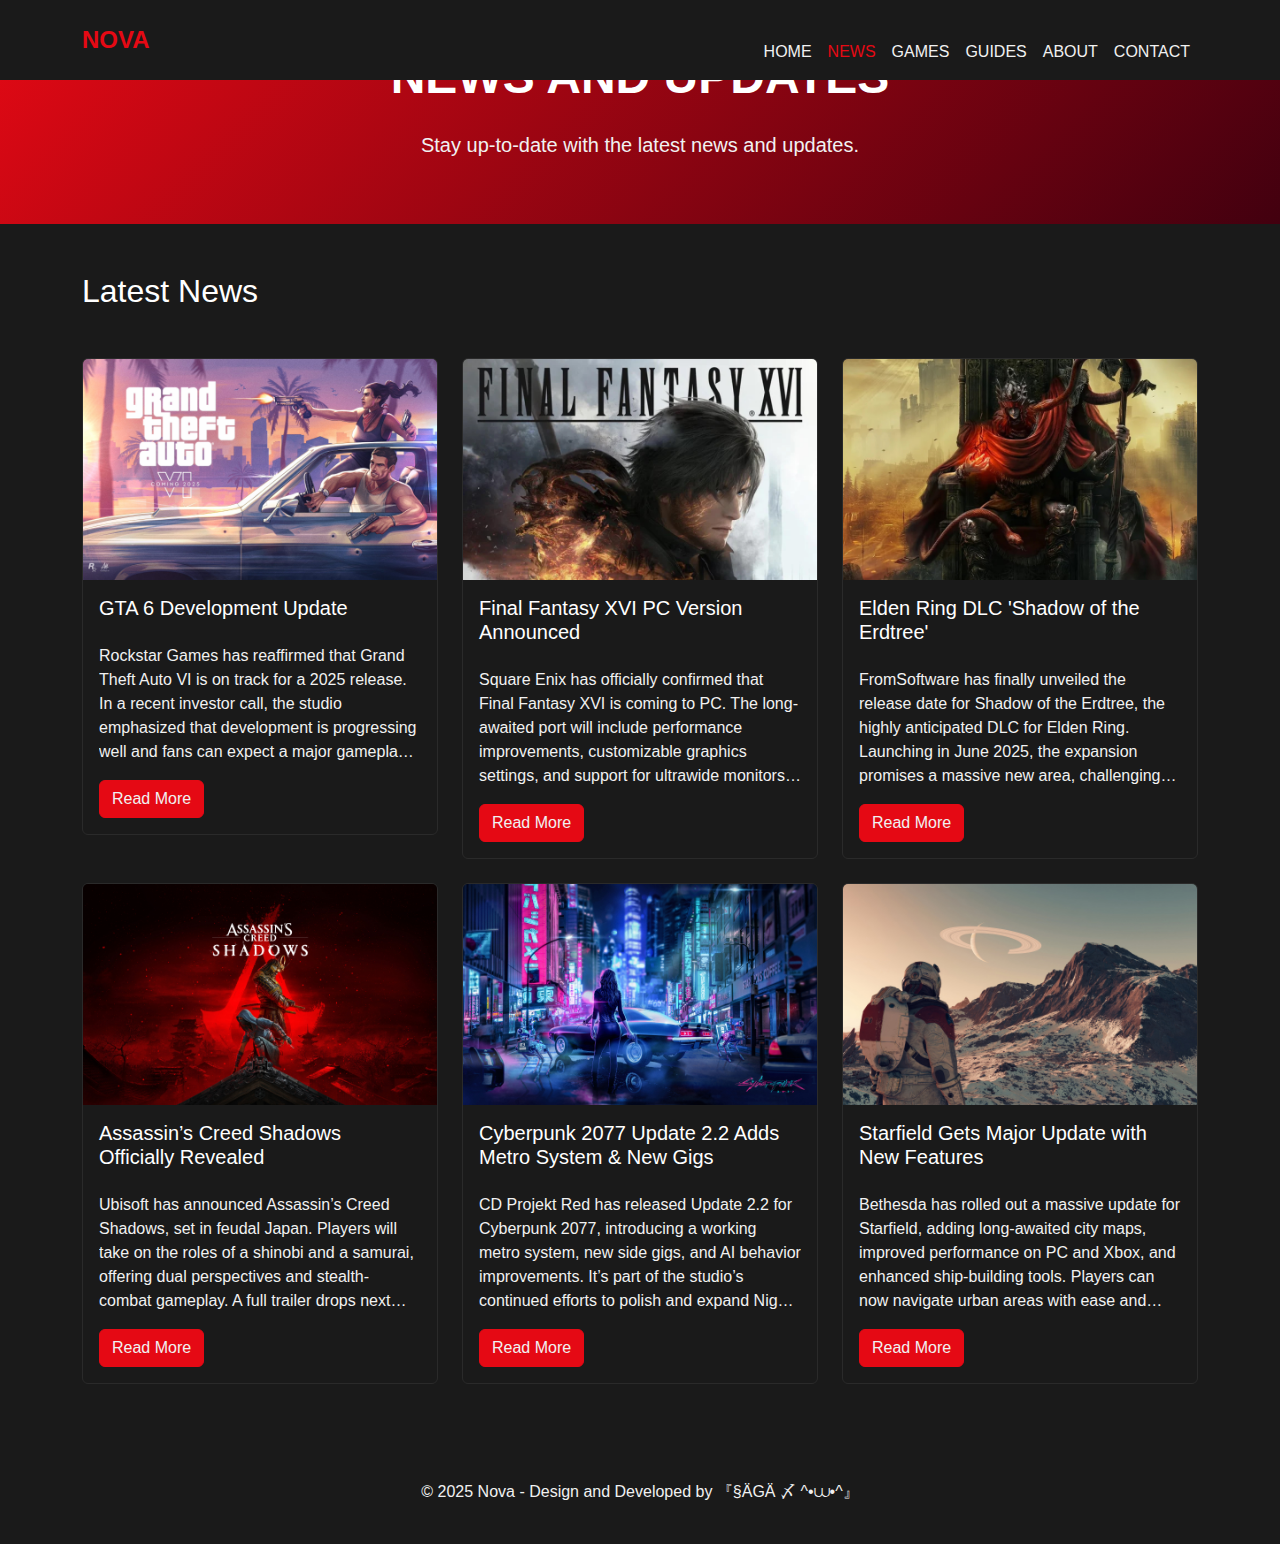
<file: news.html>
<!DOCTYPE html>
<html lang="en">

<head>
    <meta charset="UTF-8">
    <meta name="viewport" content="width=device-width, initial-scale=1.0">
    <title>NOVA - News</title>
    <link rel="stylesheet" href="./assets/vendor/bootstrap/css/bootstrap.min.css">
    <link rel="stylesheet" href="./assets/css/style.css">
</head>

<body>
    <!-- Navbar Section -->
    <nav class="navbar navbar-expand-lg navbar-dark bg-dark fixed-top">
        <div class="container">
            <a class="navbar-brand fw-bold fs-4 text-uppercase" href="./index.html">Nova</a>
            <button class="navbar-toggler" type="button" data-bs-toggle="collapse" data-bs-target="#navbarNav"
                aria-controls="navbarNav" aria-expanded="false" aria-label="Toggle navigation">
                <span class="navbar-toggler-icon"></span>
            </button>
            <div class="collapse navbar-collapse mt-4" id="navbarNav">
                <ul class="navbar-nav ms-auto text-uppercase">
                    <li class="nav-item">
                        <a class="nav-link" href="./index.html">Home</a>
                    </li>
                    <li class="nav-item active">
                        <a class="nav-link" href="./news.html">News</a>
                    </li>
                    <li class="nav-item">
                        <a class="nav-link" href="./games.html">Games</a>
                    </li>
                    <li class="nav-item">
                        <a class="nav-link" href="./guides.html">Guides</a>
                    </li>
                    <li class="nav-item">
                        <a class="nav-link" href="./about.html">About</a>
                    </li>
                    <li class="nav-item">
                        <a class="nav-link" href="./contact.html">Contact</a>
                    </li>
                </ul>
            </div>
        </div>
    </nav>

    <!-- Hero Section -->
    <header class="hero bg-gradient text-white text-center py-5">
        <div class="container">
            <h1 class="display-5 mb-4 fw-bold text-uppercase">News and Updates</h1>
            <p class="lead">Stay up-to-date with the latest news and updates.</p>
        </div>
    </header>

    <!-- News Section -->
    <section id="news" class="bg-light py-5">
        <div class="container">
            <h2 class="mb-5">Latest News</h2>
            <div class="row">
                <!-- News Article 1 -->
                <div class="col-md-4 mb-4">
                    <div class="card">
                        <img src="./assets/images/news/grand_theft_auto_V/gta_V_coming_2025.jpg" class="card-img-top"
                            alt="News 1">
                        <div class="card-body">
                            <h5 class="card-title mb-4">GTA 6 Development Update</h5>
                            <p class="card-text text-truncate-5">Rockstar Games has reaffirmed that Grand Theft Auto VI
                                is on track for a 2025 release. In a recent investor call, the studio emphasized that
                                development is progressing well and fans can expect a major gameplay reveal later this
                                year. Set in a modern-day Vice City, GTA 6 is rumored to feature dual protagonists, a
                                dynamic weather system, and the most detailed open world Rockstar has ever created.</p>
                            <a href="#" class="btn btn-primary">Read More</a>
                        </div>
                    </div>
                </div>
                <!-- News Article 2 -->
                <div class="col-md-4 mb-4">
                    <div class="card">
                        <img src="./assets/images/news/final_fantasy_XVI/final_fantasy_XVI_update.jpg"
                            class="card-img-top" alt="News 2">
                        <div class="card-body">
                            <h5 class="card-title mb-4">Final Fantasy XVI PC Version Announced</h5>
                            <p class="card-text text-truncate-5">Square Enix has officially confirmed that Final Fantasy
                                XVI is coming to PC. The long-awaited port will include performance improvements,
                                customizable graphics settings, and support for ultrawide monitors. A free demo is also
                                planned ahead of release, letting fans get a taste of Valisthea before the full launch.
                            </p>
                            <a href="#" class="btn btn-primary">Read More</a>
                        </div>
                    </div>
                </div>
                <!-- News Article 3 -->
                <div class="col-md-4 mb-4">
                    <div class="card">
                        <img src="./assets/images/news/elden_ring/elden_ring_shadow-of-the-erdtree.jpg"
                            class="card-img-top" alt="News 3">
                        <div class="card-body">
                            <h5 class="card-title mb-4">Elden Ring DLC 'Shadow of the Erdtree'</h5>
                            <p class="card-text text-truncate-5">FromSoftware has finally unveiled the release date for
                                Shadow of the Erdtree, the highly anticipated DLC for Elden Ring. Launching in June
                                2025, the expansion promises a massive new area, challenging bosses, and deeper lore
                                that builds on the base game's haunting world.</p>
                            <a href="#" class="btn btn-primary">Read More</a>
                        </div>
                    </div>
                </div>
            </div>
            <div class="row">
                <!-- News Article 1 -->
                <div class="col-md-4 mb-4">
                    <div class="card">
                        <img src="./assets/images/news/assassins_creed_shadows/assassins_creed_shadows-02.jpg"
                            class="card-img-top" alt="News 1">
                        <div class="card-body">
                            <h5 class="card-title mb-4">Assassin’s Creed Shadows Officially Revealed</h5>
                            <p class="card-text text-truncate-5">Ubisoft has announced Assassin’s Creed Shadows, set in
                                feudal Japan. Players will take on the roles of a shinobi and a samurai, offering dual
                                perspectives and stealth-combat gameplay. A full trailer drops next month, with a
                                release expected in late 2025.
                            </p>
                            <a href="#" class="btn btn-primary">Read More</a>
                        </div>
                    </div>
                </div>
                <!-- News Article 2 -->
                <div class="col-md-4 mb-4">
                    <div class="card">
                        <img src="./assets/images/news/cyberpunk_2077/cyberpunk_2077.jpg" class="card-img-top"
                            alt="News 2">
                        <div class="card-body">
                            <h5 class="card-title mb-4">Cyberpunk 2077 Update 2.2 Adds Metro System & New Gigs</h5>
                            <p class="card-text text-truncate-5">CD Projekt Red has released Update 2.2 for Cyberpunk
                                2077, introducing a working metro system, new side gigs, and AI behavior improvements.
                                It’s part of the studio’s continued efforts to polish and expand Night City after the
                                success of Phantom Liberty.
                            </p>
                            <a href="#" class="btn btn-primary">Read More</a>
                        </div>
                    </div>
                </div>
                <!-- News Article 3 -->
                <div class="col-md-4 mb-4">
                    <div class="card">
                        <img src="./assets/images/news/starfield/starfield.jpg"
                            class="card-img-top" alt="News 3">
                        <div class="card-body">
                            <h5 class="card-title mb-4">Starfield Gets Major Update with New Features</h5>
                            <p class="card-text text-truncate-5">Bethesda has rolled out a massive update for Starfield,
                                adding long-awaited city maps, improved performance on PC and Xbox, and enhanced
                                ship-building tools. Players can now navigate urban areas with ease and enjoy smoother
                                gameplay in deep space exploration.</p>
                            <a href="#" class="btn btn-primary">Read More</a>
                        </div>
                    </div>
                </div>
            </div>
        </div>
    </section>

    <!-- Footer Section -->
    <footer class="bg-dark text-white py-4">
        <div class="container text-center">
            <p>&copy; 2025 Nova - Design and Developed by 『§ÄGÄ 〆 ^•⩊•^』</p>
        </div>
    </footer>

    <script src="./assets/vendor/bootstrap/js/bootstrap.bundle.min.js"></script>
</body>

</html>
</file>
<file: assets/css/style.css>
:root {
  /* === Core Theme Colors === */
  --color-bg: #0f0f0f; /* Main background (almost black) */
  --color-surface: #1a1a1a; /* Card and container backgrounds */
  --color-primary: #e50914; /* Red accent */
  --color-primary-dark: #b00610; /* Deeper red for hover/focus */
  --color-secondary: #ff2f4e; /* Lighter red for subtle accents */
  --color-accent: #ff445c; /* Optional pink-red highlight */

  /* === Text Colors === */
  --color-text: #f1f1f1; /* Main text color */
  --color-text-muted: #999; /* Subtle/muted text */
  --color-heading: #ffffff; /* Headings/strong text */

  /* === Gradient Colors === */
  --gradient-main: linear-gradient(135deg, #e50914 0%, #42000f 100%);
  --gradient-alt: linear-gradient(to right, #ff2f4e, #b00610);
  --gradient-hover: linear-gradient(135deg, #b00610 0%, #33000b 100%);

  /* === Border & Divider Colors === */
  --border-color: #2a2a2a;
  --divider-color: #333;

  /* === Shadows === */
  --card-shadow: 0 0 10px rgba(229, 9, 20, 0.2);
  --hover-shadow: 0 0 12px rgba(229, 9, 20, 0.35);
  --inset-shadow: inset 0 0 5px rgba(255, 0, 0, 0.15);

  /* === Link Colors === */
  --link-color: var(--color-primary);
  --link-hover: var(--color-secondary);

  /* === Status Colors (Optional) === */
  --color-success: #28a745;
  --color-warning: #ffc107;
  --color-danger: #dc3545;

  /* === Typography === */
  --font-main: "Segoe UI", "Roboto", sans-serif;
  --font-heading: "Orbitron", "Segoe UI", sans-serif; /* Use for cool game-style headings */
  --font-size-base: 1rem;
  --font-size-lg: 1.25rem;
  --font-size-sm: 0.875rem;

  /* === Spacing === */
  --space-xs: 0.25rem;
  --space-sm: 0.5rem;
  --space-md: 1rem;
  --space-lg: 2rem;
  --space-xl: 3rem;

  /* === Radius === */
  --radius-sm: 4px;
  --radius-md: 8px;
  --radius-lg: 12px;

  /* === Z-Index (if needed) === */
  --z-nav: 1000;
  --z-overlay: 1050;
  --z-modal: 1100;
}

html {
  box-sizing: border-box;
  scroll-behavior: smooth;
}

*,
*::before,
*::after {
  padding: 0;
  margin: 0;
  box-sizing: inherit;
  list-style: none;
  list-style-type: none;
  text-decoration: none;
}

body {
  background-color: var(--color-bg);
  color: var(--color-text);
  font-family: var(--font-main);
  overflow-x: hidden;
}

h1,
h2,
h3,
h4,
h5,
h6 {
  font-family: var(--font-heading);
  color: var(--color-heading);
}

a,
button {
  cursor: pointer;
  text-decoration: none;
}

/* === Bootstrap Customization === */

/* Background Colors */
.bg-primary {
  background-color: var(--color-primary) !important;
}

.bg-dark {
  background-color: var(--color-surface) !important;
}

.bg-light {
  background-color: var(--color-surface) !important;
}

.bg-secondary {
  background-color: var(--color-secondary) !important;
}

.bg-gradient {
  background: var(--gradient-main) !important;
}

.bg-gradient-alt {
  background: var(--gradient-alt) !important;
}

/* Text Colors */
.text-primary {
  color: var(--color-primary) !important;
}

.text-secondary {
  color: var(--color-secondary) !important;
}

.text-muted {
  color: var(--color-text-muted) !important;
}

.text-white {
  color: var(--color-text) !important;
}

.text-dark {
  color: var(--color-text) !important;
}

.text-body {
  color: var(--color-text) !important;
}

/* Link Colors */
a {
  color: var(--link-color) !important;
}

a:hover {
  color: var(--link-hover) !important;
}

/* Button Colors */
.btn-primary {
  background-color: var(--color-primary) !important;
  border-color: var(--color-primary) !important;
  color: var(--color-text) !important;
}

.btn-primary:hover {
  background-color: var(--color-primary-dark) !important;
  border-color: var(--color-primary-dark) !important;
  color: var(--color-text) !important;
}

.btn-secondary {
  background-color: var(--color-secondary) !important;
  border-color: var(--color-secondary) !important;
}

.btn-secondary:hover {
  background-color: var(--color-accent) !important;
  border-color: var(--color-accent) !important;
}

.btn-light {
  color: var(--color-surface) !important;
  background-color: #fff !important;
  border-color: var(--color-surface) !important;
}

.btn-light:hover {
  color: var(--color-text) !important;
  background-color: var(--color-surface) !important;
  border-color: #fff !important;
}

.btn-outline-primary {
  border-color: var(--color-primary) !important;
  color: var(--color-primary) !important;
}

.btn-outline-primary:hover {
  background-color: var(--color-primary-dark) !important;
  color: var(--color-text) !important;
}

.btn-outline-secondary {
  border-color: var(--color-secondary) !important;
  color: var(--color-secondary) !important;
}

.btn-outline-secondary:hover {
  background-color: var(--color-secondary) !important;
  color: var(--color-text) !important;
}

/* Navbar Colors */
.navbar {
  background-color: var(--color-surface) !important;
}

.navbar-light .navbar-nav .nav-link {
  color: var(--color-text) !important;
}

.navbar-light .navbar-nav .nav-link:hover {
  color: var(--link-hover) !important;
}

.navbar-dark .navbar-nav .nav-link {
  color: var(--color-text) !important;
}

.navbar-dark .navbar-nav .nav-link:hover {
  color: var(--link-hover) !important;
}

.navbar .navbar-nav .nav-item.active .nav-link {
  color: var(--color-primary) !important;
}

/* Card Colors */
.card {
  background-color: var(--color-surface) !important;
  border: 1px solid var(--border-color) !important;
  color: var(--color-text) !important;
}

.card:hover {
  box-shadow: var(--hover-shadow) !important;
}

.card-title {
  color: var(--color-heading) !important;
}

.card-text {
  color: var(--color-text) !important;
}

/* Form Elements */
.form-control {
  background-color: var(--color-surface) !important;
  border-color: var(--border-color) !important;
  color: var(--color-text) !important;
}

.form-control:focus {
  border-color: var(--color-primary) !important;
  box-shadow: 0 0 0 0.25rem rgba(229, 9, 20, 0.25) !important;
}

.input-group-text {
  background-color: var(--color-surface) !important;
  border-color: var(--border-color) !important;
  color: var(--color-text) !important;
}

/* List Group */
.list-group-item {
  background-color: var(--color-surface) !important;
  border-color: var(--border-color) !important;
  color: var(--color-text) !important;
}

.list-group-item:hover {
  background-color: var(--color-primary-dark) !important;
  color: var(--color-text) !important;
}

/* Pagination */
.page-item.active .page-link {
  background-color: var(--color-primary) !important;
  border-color: var(--color-primary) !important;
}

.page-link {
  color: var(--color-text) !important;
  background-color: var(--color-surface) !important;
  border-color: var(--border-color) !important;
}

.page-link:hover {
  background-color: var(--color-primary-dark) !important;
  color: var(--color-text) !important;
}

/* Modal */
.modal-content {
  background-color: var(--color-surface) !important;
  color: var(--color-text) !important;
  border-radius: var(--radius-md) !important;
}

.modal-header {
  background-color: var(--color-primary) !important;
  border-bottom: 1px solid var(--border-color) !important;
}

.modal-footer {
  background-color: var(--color-surface) !important;
  border-top: 1px solid var(--border-color) !important;
}

/* Tooltip */
.tooltip-inner {
  background-color: var(--color-primary) !important;
  color: var(--color-text) !important;
}

/* Text Tuncation */
.text-truncate-2 {
  overflow: hidden;
  text-overflow: ellipsis;
  display: -webkit-box;
  -webkit-line-clamp: 2;
  -webkit-box-orient: vertical;
}
.text-truncate-4 {
  overflow: hidden;
  text-overflow: ellipsis;
  display: -webkit-box;
  -webkit-line-clamp: 4;
  -webkit-box-orient: vertical;
}
.text-truncate-5 {
  overflow: hidden;
  text-overflow: ellipsis;
  display: -webkit-box;
  -webkit-line-clamp: 5;
  -webkit-box-orient: vertical;
}

.hero-bg {
  background-size: cover;
  background-position: center;
  background-repeat: no-repeat;
  background-attachment: fixed;
  height: 90vh;
  display: flex;
  justify-content: center;
  align-items: center;
}
</file>
